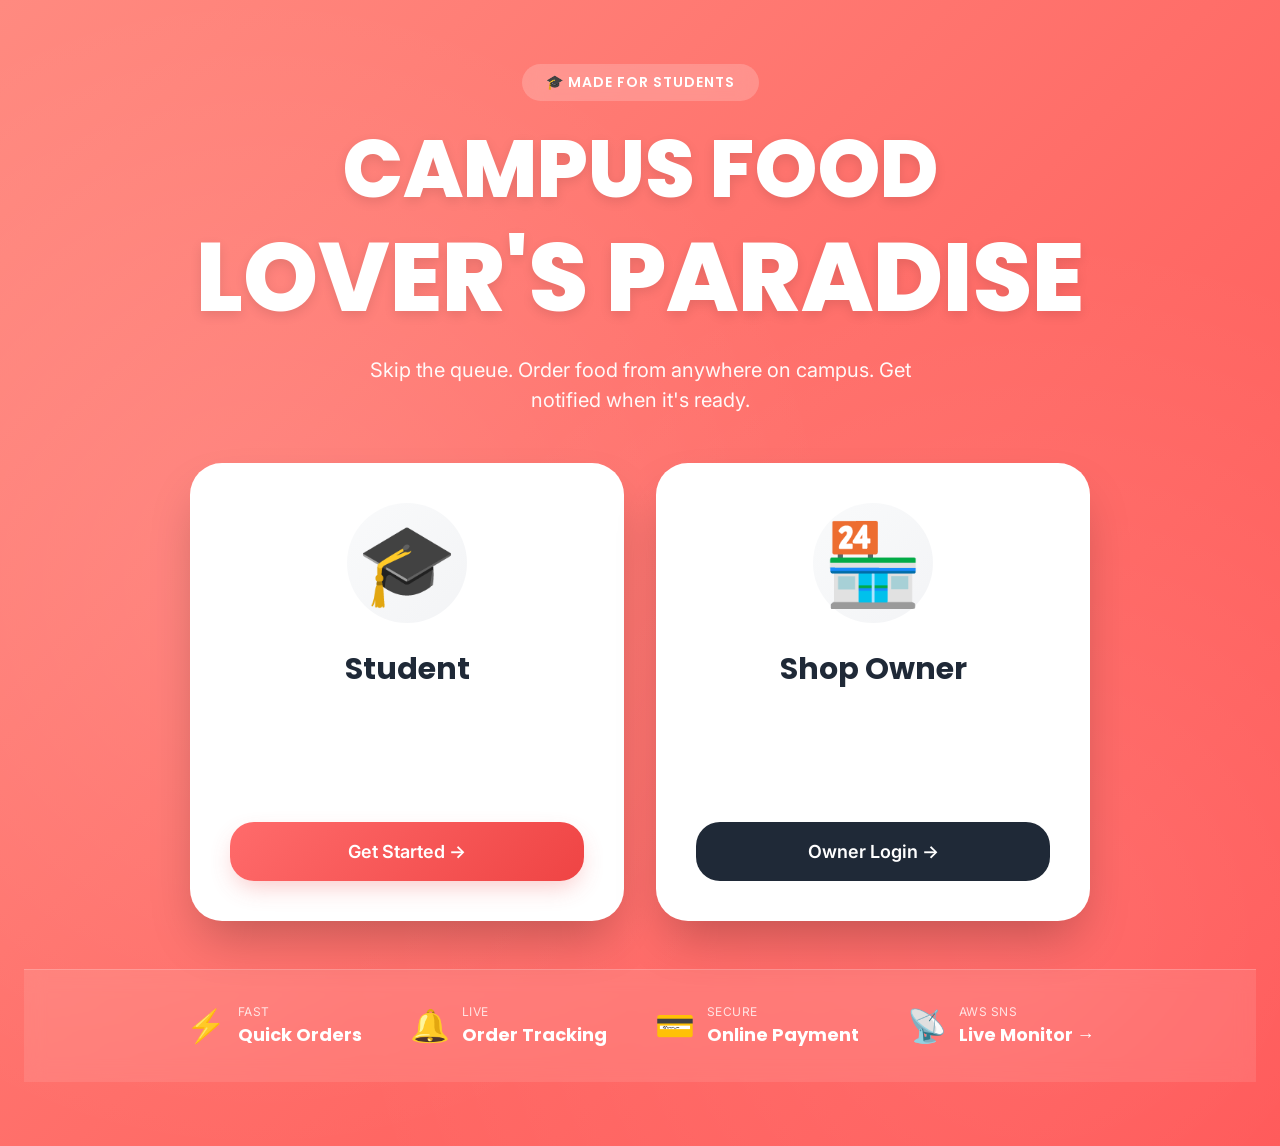
<file: index.html>
<!DOCTYPE html>
<html lang="en">

<head>
    <meta charset="UTF-8">
    <meta name="viewport" content="width=device-width, initial-scale=1.0">
    <title>CampusEats - Skip the Queue, Order Food Anywhere on Campus</title>
    <link rel="stylesheet" href="css/main.css">
    <style>
        body {
            margin: 0;
            overflow-x: hidden;
        }

        .hero {
            position: relative;
            min-height: 100vh;
            display: flex;
            flex-direction: column;
            justify-content: center;
            align-items: center;
            text-align: center;
            background: var(--gradient-hero);
            padding: var(--space-16) var(--space-6);
            overflow: hidden;
        }

        .hero::before {
            content: '';
            position: absolute;
            top: 0;
            left: 0;
            width: 100%;
            height: 100%;
            background-image:
                radial-gradient(circle at 20% 50%, rgba(255, 255, 255, 0.1) 0%, transparent 50%),
                radial-gradient(circle at 80% 80%, rgba(255, 255, 255, 0.1) 0%, transparent 50%);
            pointer-events: none;
        }

        .hero-content {
            position: relative;
            z-index: 2;
            max-width: 1000px;
            margin: 0 auto;
        }

        .hero-badge {
            display: inline-block;
            padding: var(--space-2) var(--space-6);
            background: rgba(255, 255, 255, 0.2);
            backdrop-filter: blur(10px);
            border-radius: var(--radius-full);
            color: var(--white);
            font-family: var(--font-heading);
            font-size: var(--text-sm);
            font-weight: var(--weight-semibold);
            text-transform: uppercase;
            letter-spacing: 1px;
            margin-bottom: var(--space-6);
            animation: fadeIn 0.6s ease-out;
        }

        .hero h1 {
            font-family: var(--font-heading);
            font-size: clamp(2.5rem, 8vw, 5rem);
            font-weight: var(--weight-extrabold);
            color: var(--white);
            margin-bottom: var(--space-6);
            line-height: 1.1;
            animation: fadeIn 0.8s ease-out 0.2s both;
            text-shadow: 0 4px 12px rgba(0, 0, 0, 0.1);
        }

        .hero h1 span {
            display: block;
            color: var(--white);
            font-size: clamp(3rem, 10vw, 6rem);
            margin-top: var(--space-3);
        }

        .hero p {
            font-size: var(--text-xl);
            color: rgba(255, 255, 255, 0.95);
            margin-bottom: var(--space-12);
            max-width: 600px;
            margin-left: auto;
            margin-right: auto;
            animation: fadeIn 0.8s ease-out 0.4s both;
        }

        .role-cards {
            display: grid;
            grid-template-columns: repeat(auto-fit, minmax(320px, 1fr));
            gap: var(--space-8);
            max-width: 900px;
            width: 100%;
            margin-top: var(--space-12);
            animation: fadeIn 1s ease-out 0.6s both;
        }

        .role-card {
            position: relative;
            background: var(--white);
            padding: var(--space-10);
            border-radius: var(--radius-2xl);
            text-decoration: none;
            color: inherit;
            display: flex;
            flex-direction: column;
            align-items: center;
            text-align: center;
            box-shadow: var(--shadow-xl);
            transition: all var(--transition-base);
            overflow: hidden;
        }

        .role-card::before {
            content: '';
            position: absolute;
            top: 0;
            left: 0;
            width: 100%;
            height: 6px;
            background: var(--gradient-primary);
            transform: scaleX(0);
            transform-origin: left;
            transition: transform var(--transition-base);
        }

        .role-card:hover::before {
            transform: scaleX(1);
        }

        .role-card:hover {
            transform: translateY(-12px);
            box-shadow: 0 30px 60px rgba(0, 0, 0, 0.15);
        }

        .role-icon {
            font-size: 5rem;
            margin-bottom: var(--space-6);
            display: flex;
            align-items: center;
            justify-content: center;
            width: 120px;
            height: 120px;
            background: var(--gradient-light);
            border-radius: var(--radius-full);
            transition: transform var(--transition-base);
        }

        .role-card:hover .role-icon {
            transform: scale(1.1) rotate(5deg);
        }

        .role-title {
            font-family: var(--font-heading);
            font-size: var(--text-3xl);
            font-weight: var(--weight-bold);
            color: var(--black);
            margin-bottom: var(--space-3);
        }

        .role-description {
            font-size: var(--text-base);
            color: var(--medium-gray);
            margin-bottom: var(--space-8);
            line-height: var(--leading-relaxed);
        }

        .role-card .btn {
            width: 100%;
            margin-top: auto;
        }

        .features-grid {
            width: 100%;
            padding: var(--space-8) var(--space-6);
            background: rgba(255, 255, 255, 0.1);
            backdrop-filter: blur(10px);
            border-top: 1px solid rgba(255, 255, 255, 0.2);
            margin-top: var(--space-12);
            /* Add spacing from content */
        }

        .features {
            display: flex;
            justify-content: center;
            gap: var(--space-12);
            flex-wrap: wrap;
            max-width: 1000px;
            margin: 0 auto;
        }

        .feature {
            display: flex;
            align-items: center;
            gap: var(--space-3);
            color: var(--white);
        }

        .feature-icon {
            font-size: 2rem;
        }

        .feature-text {
            text-align: left;
        }

        .feature-label {
            font-size: var(--text-xs);
            opacity: 0.8;
            text-transform: uppercase;
            letter-spacing: 0.5px;
        }

        .feature-value {
            font-family: var(--font-heading);
            font-size: var(--text-lg);
            font-weight: var(--weight-bold);
        }

        @keyframes fadeIn {
            from {
                opacity: 0;
                transform: translateY(20px);
            }

            to {
                opacity: 1;
                transform: translateY(0);
            }
        }

        @media (max-width: 768px) {
            .hero {
                min-height: 90vh;
                padding: var(--space-8) var(--space-4);
            }

            .hero h1 {
                font-size: 2rem;
            }

            .hero h1 span {
                font-size: 2.5rem;
            }

            .role-cards {
                grid-template-columns: 1fr;
                gap: var(--space-6);
            }

            .features {
                flex-direction: column;
                gap: var(--space-6);
            }
        }
    </style>
</head>

<body>

    <div class="hero">
        <div class="hero-content">
            <div class="hero-badge">🎓 Made for Students</div>

            <h1>
                CAMPUS FOOD
                <span>LOVER'S PARADISE</span>
            </h1>

            <p>Skip the queue. Order food from anywhere on campus. Get notified when it's ready.</p>

            <div class="role-cards">
                <a href="student/login.html" class="role-card">
                    <div class="role-icon">🎓</div>
                    <div class="role-title">Student</div>
                    <p class="role-description">Order food, track status in real-time, and pay online securely.</p>
                    <div class="btn btn-primary btn-large">Get Started →</div>
                </a>

                <a href="admin/admin-login.html" class="role-card">
                    <div class="role-icon">🏪</div>
                    <div class="role-title">Shop Owner</div>
                    <p class="role-description">Manage orders, update inventory, and track your earnings effortlessly.
                    </p>
                    <div class="btn btn-secondary btn-large">Owner Login →</div>
                </a>
            </div>
        </div>

        <div class="features-grid">
            <div class="features">
                <div class="feature">
                    <div class="feature-icon">⚡</div>
                    <div class="feature-text">
                        <div class="feature-label">Fast</div>
                        <div class="feature-value">Quick Orders</div>
                    </div>
                </div>
                <div class="feature">
                    <div class="feature-icon">🔔</div>
                    <div class="feature-text">
                        <div class="feature-label">Live</div>
                        <div class="feature-value">Order Tracking</div>
                    </div>
                </div>
                <div class="feature">
                    <div class="feature-icon">💳</div>
                    <div class="feature-text">
                        <div class="feature-label">Secure</div>
                        <div class="feature-value">Online Payment</div>
                    </div>
                </div>
                <a href="aws-monitor.html" class="feature" style="text-decoration: none;">
                    <div class="feature-icon">📡</div>
                    <div class="feature-text">
                        <div class="feature-label">AWS SNS</div>
                        <div class="feature-value">Live Monitor →</div>
                    </div>
                </a>
            </div>
        </div>
    </div>

    <!-- Init Data -->
    <script src="js/data.js"></script>
</body>

</html>
</file>
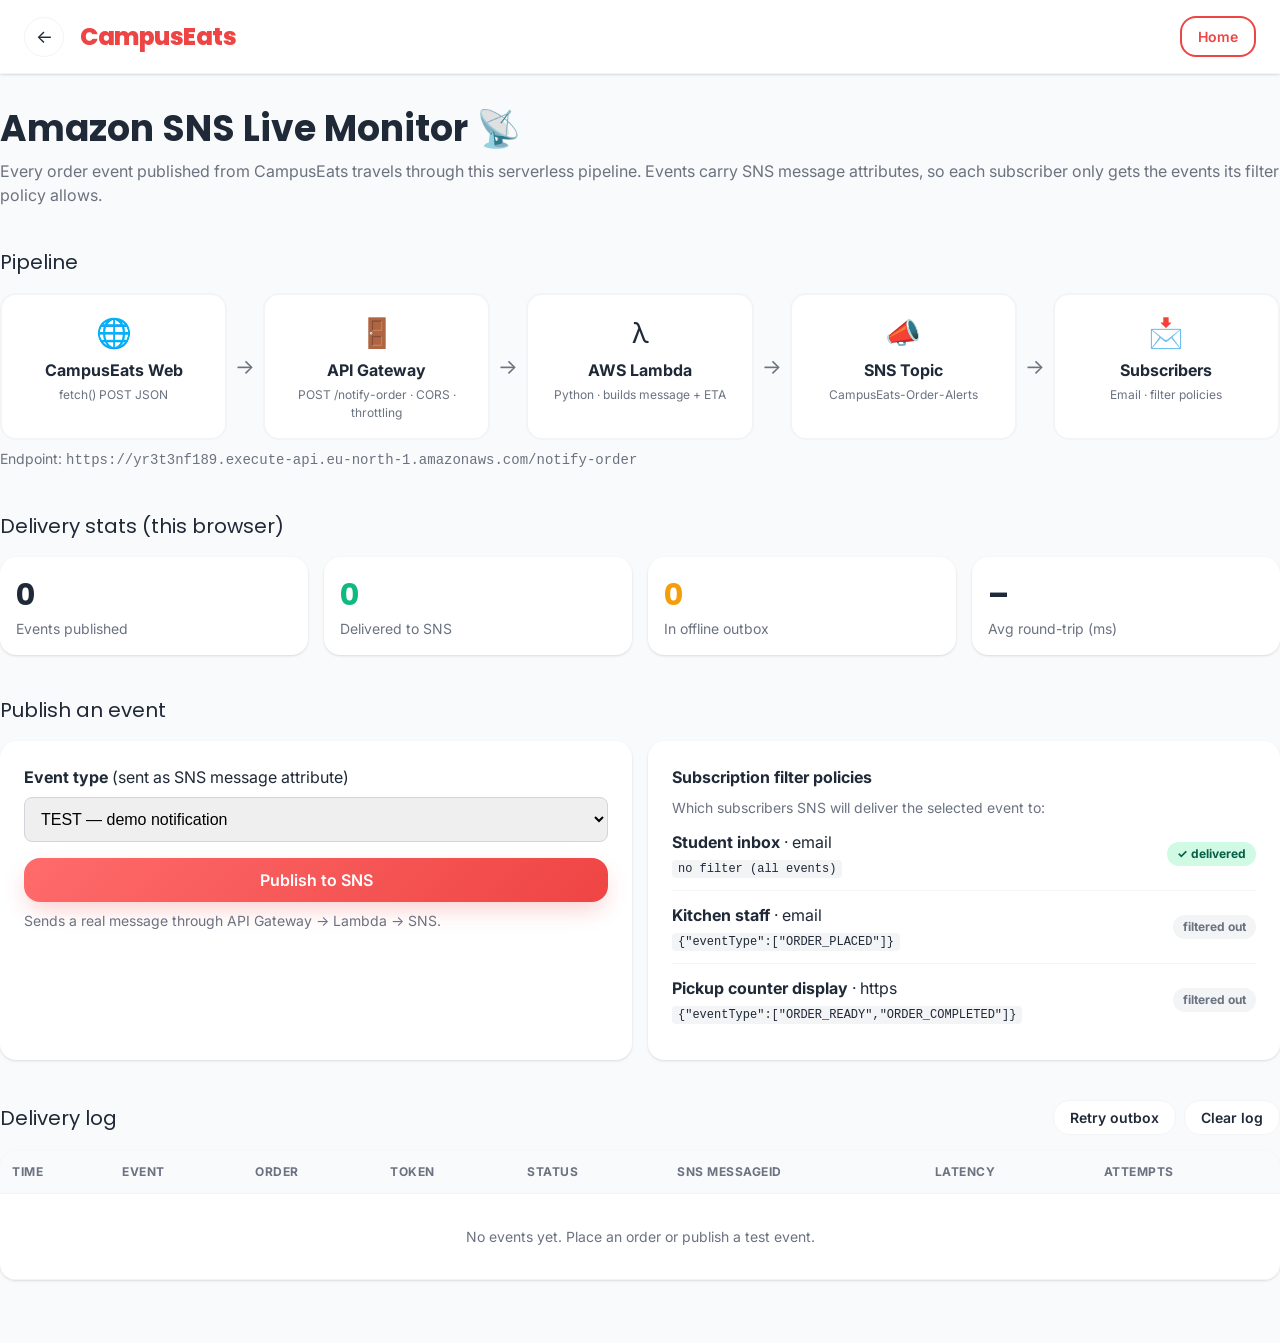
<file: aws-monitor.html>
<!DOCTYPE html>
<html lang="en">

<head>
    <meta charset="UTF-8">
    <meta name="viewport" content="width=device-width, initial-scale=1.0">
    <title>SNS Live Monitor - CampusEats</title>
    <link rel="stylesheet" href="css/main.css">
    <style>
        .monitor { padding: var(--space-8) 0 var(--space-16); }
        .monitor h2 { margin-bottom: var(--space-2); }
        .section-title { margin: var(--space-10) 0 var(--space-4); font-family: var(--font-heading); font-size: var(--text-xl); }

        /* Pipeline */
        .pipeline { display: flex; align-items: stretch; gap: var(--space-2); flex-wrap: wrap; }
        .stage {
            flex: 1 1 140px; background: var(--white); border: 2px solid var(--light-gray);
            border-radius: var(--radius-lg); padding: var(--space-4); text-align: center;
            transition: border-color .25s, box-shadow .25s, transform .25s;
        }
        .stage .icon { font-size: 1.8rem; }
        .stage .name { font-weight: var(--weight-bold); margin-top: var(--space-1); }
        .stage .desc { font-size: var(--text-xs); color: var(--medium-gray); margin-top: var(--space-1); }
        .stage.active { border-color: #FF9900; box-shadow: 0 0 0 4px rgba(255, 153, 0, .2); transform: translateY(-3px); }
        .stage.done { border-color: var(--success); }
        .stage.fail { border-color: var(--error); }
        .arrow { align-self: center; color: var(--medium-gray); font-size: 1.3rem; }
        @media (max-width: 768px) { .arrow { display: none; } .stage { flex-basis: calc(50% - var(--space-2)); } }

        /* Stats */
        .stats { display: grid; grid-template-columns: repeat(auto-fit, minmax(150px, 1fr)); gap: var(--space-4); }
        .stat { background: var(--white); border-radius: var(--radius-lg); padding: var(--space-4); box-shadow: var(--shadow-sm); }
        .stat .value { font-family: var(--font-heading); font-size: var(--text-3xl); font-weight: var(--weight-bold); }
        .stat .label { font-size: var(--text-sm); color: var(--medium-gray); }

        /* Publish panel */
        .publish { display: grid; grid-template-columns: repeat(auto-fit, minmax(260px, 1fr)); gap: var(--space-4); }
        .panel { background: var(--white); border-radius: var(--radius-lg); padding: var(--space-6); box-shadow: var(--shadow-sm); }
        .panel select { width: 100%; padding: var(--space-3); border-radius: var(--radius-base); border: 1px solid #D1D5DB; margin: var(--space-2) 0 var(--space-4); font-size: var(--text-base); }
        .sub { display: flex; justify-content: space-between; align-items: center; gap: var(--space-3); padding: var(--space-3) 0; border-bottom: 1px solid var(--light-gray); }
        .sub:last-child { border-bottom: none; }
        .sub code { font-size: var(--text-xs); background: var(--light-gray); padding: 2px 6px; border-radius: 4px; }
        .match { font-size: var(--text-xs); font-weight: var(--weight-bold); padding: 3px 10px; border-radius: var(--radius-full); white-space: nowrap; }
        .match.yes { background: var(--success-light); color: #065F46; }
        .match.no { background: var(--light-gray); color: var(--medium-gray); }

        /* Log */
        .table-wrap { overflow-x: auto; background: var(--white); border-radius: var(--radius-lg); box-shadow: var(--shadow-sm); }
        table { width: 100%; border-collapse: collapse; font-size: var(--text-sm); }
        th, td { padding: var(--space-3); text-align: left; border-bottom: 1px solid var(--light-gray); white-space: nowrap; }
        th { background: var(--lighter-gray); font-size: var(--text-xs); text-transform: uppercase; letter-spacing: .5px; color: var(--medium-gray); }
        td.mono { font-family: monospace; font-size: var(--text-xs); }
        .pill { font-size: var(--text-xs); font-weight: var(--weight-bold); padding: 3px 10px; border-radius: var(--radius-full); }
        .pill.DELIVERED { background: var(--success-light); color: #065F46; }
        .pill.QUEUED, .pill.RETRYING { background: var(--warning-light); color: #92400E; }
        .pill.PUBLISHING, .pill.PENDING { background: var(--info-light); color: #1E40AF; }
        .pill.NOT_CONFIGURED { background: var(--error-light); color: #991B1B; }
        .empty { padding: var(--space-8); text-align: center; color: var(--medium-gray); }
        .note { font-size: var(--text-sm); color: var(--medium-gray); margin-top: var(--space-2); }
    </style>
</head>

<body>
    <header class="header">
        <div class="container navbar">
            <div style="display: flex; align-items: center;">
                <a href="#" onclick="history.back()" class="btn-back">←</a>
                <div class="logo">CampusEats</div>
            </div>
            <div class="nav-links">
                <a href="index.html" class="btn btn-outline btn-small">Home</a>
            </div>
        </div>
    </header>

    <main class="container monitor">
        <h2>Amazon SNS Live Monitor 📡</h2>
        <p class="text-muted">Every order event published from CampusEats travels through this serverless pipeline. Events carry SNS message attributes, so each subscriber only gets the events its filter policy allows.</p>

        <div class="section-title">Pipeline</div>
        <div class="pipeline" id="pipeline">
            <div class="stage" data-stage="0"><div class="icon">🌐</div><div class="name">CampusEats Web</div><div class="desc">fetch() POST JSON</div></div>
            <div class="arrow">→</div>
            <div class="stage" data-stage="1"><div class="icon">🚪</div><div class="name">API Gateway</div><div class="desc">POST /notify-order · CORS · throttling</div></div>
            <div class="arrow">→</div>
            <div class="stage" data-stage="2"><div class="icon">λ</div><div class="name">AWS Lambda</div><div class="desc">Python · builds message + ETA</div></div>
            <div class="arrow">→</div>
            <div class="stage" data-stage="3"><div class="icon">📣</div><div class="name">SNS Topic</div><div class="desc">CampusEats-Order-Alerts</div></div>
            <div class="arrow">→</div>
            <div class="stage" data-stage="4"><div class="icon">📩</div><div class="name">Subscribers</div><div class="desc">Email · filter policies</div></div>
        </div>
        <p class="note">Endpoint: <code id="endpoint"></code></p>

        <div class="section-title">Delivery stats (this browser)</div>
        <div class="stats">
            <div class="stat"><div class="value" id="statTotal">0</div><div class="label">Events published</div></div>
            <div class="stat"><div class="value" id="statDelivered" style="color: var(--success);">0</div><div class="label">Delivered to SNS</div></div>
            <div class="stat"><div class="value" id="statQueued" style="color: var(--warning);">0</div><div class="label">In offline outbox</div></div>
            <div class="stat"><div class="value" id="statLatency">–</div><div class="label">Avg round-trip (ms)</div></div>
        </div>

        <div class="section-title">Publish an event</div>
        <div class="publish">
            <div class="panel">
                <label for="eventType"><strong>Event type</strong> (sent as SNS message attribute)</label>
                <select id="eventType">
                    <option value="TEST">TEST — demo notification</option>
                    <option value="ORDER_PLACED">ORDER_PLACED — new order + smart ETA</option>
                    <option value="ORDER_READY">ORDER_READY — token ready for pickup</option>
                    <option value="ORDER_COMPLETED">ORDER_COMPLETED — order collected</option>
                </select>
                <button class="btn btn-primary" id="publishBtn" style="width: 100%;">Publish to SNS</button>
                <p class="note" id="publishResult">Sends a real message through API Gateway → Lambda → SNS.</p>
            </div>
            <div class="panel">
                <strong>Subscription filter policies</strong>
                <p class="note">Which subscribers SNS will deliver the selected event to:</p>
                <div id="subscribers"></div>
            </div>
        </div>

        <div class="section-title" style="display: flex; justify-content: space-between; align-items: center; gap: var(--space-3); flex-wrap: wrap;">
            <span>Delivery log</span>
            <span style="display: flex; gap: var(--space-2);">
                <button class="btn btn-light btn-small" id="retryBtn">Retry outbox</button>
                <button class="btn btn-light btn-small" id="clearBtn">Clear log</button>
            </span>
        </div>
        <div class="table-wrap">
            <table>
                <thead>
                    <tr><th>Time</th><th>Event</th><th>Order</th><th>Token</th><th>Status</th><th>SNS MessageId</th><th>Latency</th><th>Attempts</th></tr>
                </thead>
                <tbody id="logBody"></tbody>
            </table>
        </div>
    </main>

    <script src="js/aws-config.js"></script>
    <script src="js/aws-notify.js"></script>
    <script>
        // First two mirror the subscriptions in aws/template.yaml; the HTTPS one shows how a counter display could subscribe
        const SUBSCRIBERS = [
            { name: 'Student inbox', protocol: 'email', policy: null },
            { name: 'Kitchen staff', protocol: 'email', policy: { eventType: ['ORDER_PLACED'] } },
            { name: 'Pickup counter display', protocol: 'https', policy: { eventType: ['ORDER_READY', 'ORDER_COMPLETED'] } }
        ];

        const $ = (id) => document.getElementById(id);
        $('endpoint').textContent = window.AWS_SNS_ENDPOINT || 'not configured';

        function renderSubscribers() {
            const eventType = $('eventType').value;
            $('subscribers').innerHTML = SUBSCRIBERS.map(s => {
                const matches = !s.policy || s.policy.eventType.includes(eventType);
                const policy = s.policy ? JSON.stringify(s.policy) : 'no filter (all events)';
                return `<div class="sub">
                    <div><div><strong>${s.name}</strong> · ${s.protocol}</div><code>${policy}</code></div>
                    <span class="match ${matches ? 'yes' : 'no'}">${matches ? '✓ delivered' : 'filtered out'}</span>
                </div>`;
            }).join('');
        }

        function renderLog() {
            const log = AwsNotify.getLog();
            const delivered = log.filter(l => l.status === 'DELIVERED');
            $('statTotal').textContent = log.length;
            $('statDelivered').textContent = delivered.length;
            $('statQueued').textContent = AwsNotify.getOutbox().length;
            $('statLatency').textContent = delivered.length
                ? Math.round(delivered.reduce((s, l) => s + (l.latencyMs || 0), 0) / delivered.length)
                : '–';

            $('logBody').innerHTML = log.length ? log.map(l => `
                <tr>
                    <td>${new Date(l.createdAt).toLocaleTimeString()}</td>
                    <td><strong>${l.eventType}</strong></td>
                    <td>${l.orderId}</td>
                    <td>${l.token}</td>
                    <td><span class="pill ${l.status}">${l.status}</span></td>
                    <td class="mono">${l.messageId || (l.error ? '⚠ ' + l.error : '–')}</td>
                    <td>${l.latencyMs != null ? l.latencyMs + ' ms' : '–'}</td>
                    <td>${l.attempts || 0}</td>
                </tr>`).join('')
                : '<tr><td colspan="8" class="empty">No events yet. Place an order or publish a test event.</td></tr>';
        }

        async function animatePipeline(promise) {
            const stages = [...document.querySelectorAll('.stage')];
            stages.forEach(s => s.classList.remove('active', 'done', 'fail'));
            let i = 0;
            const timer = setInterval(() => {
                if (i > 0) stages[i - 1].classList.replace('active', 'done');
                if (i < stages.length - 1) stages[i++].classList.add('active');
            }, 180);
            const result = await promise;
            clearInterval(timer);
            stages.forEach(s => { s.classList.remove('active'); s.classList.add(result.ok ? 'done' : 'fail'); });
            return result;
        }

        $('publishBtn').addEventListener('click', async () => {
            const btn = $('publishBtn');
            const eventType = $('eventType').value;
            btn.disabled = true;
            btn.textContent = 'Publishing…';
            const demoOrder = 'ORD-' + Date.now().toString().slice(-6);
            const result = await animatePipeline(AwsNotify.publish(eventType, {
                orderId: demoOrder,
                regNo: 'DEMO-STUDENT',
                total: 120,
                shopName: 'Gazebo Juice Bar',
                token: 'GA-' + Math.floor(100 + Math.random() * 900),
                tokens: [{ shopName: 'Gazebo Juice Bar', token: 'GA-101', items: [{ name: 'Mango Shake', qty: 2 }] }]
            }));
            $('publishResult').innerHTML = result.ok
                ? `✅ Published in ${result.latencyMs} ms · MessageId <code>${result.messageId}</code>${result.etaMinutes ? ` · ETA ${result.etaMinutes} min` : ''}`
                : `⚠️ Failed (${result.error}) — event kept in outbox for retry`;
            btn.disabled = false;
            btn.textContent = 'Publish to SNS';
        });

        $('eventType').addEventListener('change', renderSubscribers);
        $('retryBtn').addEventListener('click', () => AwsNotify.flushOutbox());
        $('clearBtn').addEventListener('click', () => AwsNotify.clearLog());
        window.addEventListener('sns-log-updated', renderLog);
        window.addEventListener('storage', renderLog);

        renderSubscribers();
        renderLog();
    </script>
</body>

</html>
</file>
<file: css/main.css>
/**
 * CampusEats - Main Stylesheet
 * Modern, premium design system
 */

/* Import Design System */
@import url('design-system.css');

/* ===== GLOBAL RESET ===== */
* {
    margin: 0;
    padding: 0;
    box-sizing: border-box;
}

html {
    scroll-behavior: smooth;
}

body {
    background-color: var(--lighter-gray);
    color: var(--black);
    font-family: var(--font-body);
    font-size: var(--text-base);
    line-height: var(--leading-normal);
    -webkit-font-smoothing: antialiased;
    -moz-osx-font-smoothing: grayscale;
}

h1,
h2,
h3,
h4,
h5,
h6 {
    font-family: var(--font-heading);
    font-weight: var(--weight-bold);
    line-height: var(--leading-tight);
    color: var(--black);
}

h1 {
    font-size: var(--text-5xl);
}

h2 {
    font-size: var(--text-4xl);
}

h3 {
    font-size: var(--text-3xl);
}

h4 {
    font-size: var(--text-2xl);
}

h5 {
    font-size: var(--text-xl);
}

h6 {
    font-size: var(--text-lg);
}

a {
    text-decoration: none;
    color: inherit;
    transition: color var(--transition-base);
}

img {
    max-width: 100%;
    height: auto;
    display: block;
}

/* ===== LAYOUT ===== */
.container {
    max-width: 1280px;
    margin: 0 auto;
    padding: 0 var(--space-6);
}

.container-narrow {
    max-width: 900px;
    margin: 0 auto;
    padding: 0 var(--space-6);
}

.section {
    padding: var(--space-16) 0;
}

/* ===== HEADER & NAVIGATION ===== */
.header {
    background-color: var(--white);
    padding: var(--space-4) 0;
    box-shadow: var(--shadow-sm);
    position: sticky;
    top: 0;
    z-index: var(--z-sticky);
    border-bottom: 1px solid var(--light-gray);
}

.navbar {
    display: flex;
    justify-content: space-between;
    align-items: center;
    gap: var(--space-4);
}

.logo {
    font-family: var(--font-heading);
    font-size: var(--text-2xl);
    font-weight: var(--weight-extrabold);
    color: var(--primary-red);
    letter-spacing: -0.5px;
}

.nav-links {
    display: flex;
    align-items: center;
    gap: var(--space-3);
}

/* ===== BUTTONS ===== */
.btn {
    display: inline-flex;
    align-items: center;
    justify-content: center;
    gap: var(--space-2);
    padding: var(--space-3) var(--space-6);
    font-family: var(--font-body);
    font-size: var(--text-base);
    font-weight: var(--weight-semibold);
    border: none;
    border-radius: var(--radius-lg);
    cursor: pointer;
    transition: all var(--transition-base);
    text-align: center;
    white-space: nowrap;
}

.btn-primary {
    background: var(--gradient-primary);
    color: var(--white);
    box-shadow: var(--shadow-red);
}

.btn-primary:hover {
    transform: translateY(-2px);
    box-shadow: var(--shadow-lg);
}

.btn-secondary {
    background-color: var(--black);
    color: var(--white);
}

.btn-secondary:hover {
    background-color: var(--dark-gray);
    transform: translateY(-2px);
}

.btn-outline {
    background-color: transparent;
    border: 2px solid var(--primary-red);
    color: var(--primary-red);
}

.btn-outline:hover {
    background-color: var(--primary-red);
    color: var(--white);
}

.btn-light {
    background-color: var(--white);
    color: var(--black);
    border: 1px solid var(--light-gray);
}

.btn-light:hover {
    background-color: var(--light-gray);
}

.btn-large {
    padding: var(--space-4) var(--space-8);
    font-size: var(--text-lg);
    border-radius: var(--radius-xl);
}

.btn-small {
    padding: var(--space-2) var(--space-4);
    font-size: var(--text-sm);
}

.btn:disabled {
    opacity: 0.5;
    cursor: not-allowed;
}

.btn-back {
    width: 40px;
    height: 40px;
    display: inline-flex;
    align-items: center;
    justify-content: center;
    border-radius: var(--radius-full);
    background: var(--white);
    color: var(--black);
    border: 1px solid var(--light-gray);
    font-size: var(--text-lg);
    cursor: pointer;
    transition: all var(--transition-base);
    text-decoration: none;
    margin-right: var(--space-4);
}

.btn-back:hover {
    background: var(--primary-red);
    color: var(--white);
    border-color: var(--primary-red);
    transform: translateX(-2px);
}

/* ===== PILL BUTTONS ===== */
.pill-button {
    display: inline-flex;
    align-items: center;
    gap: var(--space-2);
    padding: var(--space-2) var(--space-4);
    background-color: var(--white);
    color: var(--dark-gray);
    border: 1px solid var(--light-gray);
    border-radius: var(--radius-full);
    font-size: var(--text-sm);
    font-weight: var(--weight-medium);
    cursor: pointer;
    transition: all var(--transition-base);
}

.pill-button:hover {
    border-color: var(--primary-red);
    color: var(--primary-red);
}

.pill-button.active {
    background-color: var(--black);
    color: var(--white);
    border-color: var(--black);
}

/* ===== CARDS ===== */
.card {
    background: var(--white);
    border-radius: var(--radius-xl);
    box-shadow: var(--shadow-base);
    overflow: hidden;
    transition: all var(--transition-base);
}

.card:hover {
    box-shadow: var(--shadow-md);
}

.card-elevated {
    box-shadow: var(--shadow-lg);
}

.card-elevated:hover {
    transform: translateY(-4px);
    box-shadow: var(--shadow-xl);
}

.card-body {
    padding: var(--space-6);
}

.card-header {
    padding: var(--space-6);
    border-bottom: 1px solid var(--light-gray);
}

.card-footer {
    padding: var(--space-6);
    border-top: 1px solid var(--light-gray);
    background-color: var(--lighter-gray);
}

/* ===== FORMS & INPUTS ===== */
.form-group {
    margin-bottom: var(--space-6);
}

.form-label {
    display: block;
    margin-bottom: var(--space-2);
    font-size: var(--text-sm);
    font-weight: var(--weight-semibold);
    color: var(--dark-gray);
}

.input-modern,
.select-modern,
.textarea-modern {
    width: 100%;
    padding: var(--space-4);
    font-family: var(--font-body);
    font-size: var(--text-base);
    color: var(--black);
    background-color: var(--white);
    border: 2px solid var(--light-gray);
    border-radius: var(--radius-lg);
    transition: all var(--transition-base);
}

.input-modern:focus,
.select-modern:focus,
.textarea-modern:focus {
    outline: none;
    border-color: var(--primary-red);
    box-shadow: 0 0 0 3px rgba(239, 68, 68, 0.1);
}

.input-modern::placeholder {
    color: var(--medium-gray);
}

.textarea-modern {
    resize: vertical;
    min-height: 120px;
}

/* Input with Icon */
.input-wrapper {
    position: relative;
}

.input-icon {
    position: absolute;
    left: var(--space-4);
    top: 50%;
    transform: translateY(-50%);
    color: var(--medium-gray);
    font-size: var(--text-lg);
}

.input-with-icon {
    padding-left: var(--space-12);
}

/* ===== BADGES ===== */
.badge {
    display: inline-flex;
    align-items: center;
    justify-content: center;
    min-width: 20px;
    height: 20px;
    padding: 0 var(--space-2);
    background: var(--primary-red);
    color: var(--white);
    border-radius: var(--radius-full);
    font-size: var(--text-xs);
    font-weight: var(--weight-bold);
    line-height: 1;
}

.badge-success {
    background-color: var(--success);
}

.badge-warning {
    background-color: var(--warning);
}

.badge-info {
    background-color: var(--info);
}

.badge-large {
    min-width: 24px;
    height: 24px;
    font-size: var(--text-sm);
}

/* ===== STATUS INDICATORS ===== */
.status-badge {
    display: inline-block;
    padding: var(--space-2) var(--space-4);
    font-size: var(--text-sm);
    font-weight: var(--weight-semibold);
    border-radius: var(--radius-full);
}

.status-confirmed {
    background-color: var(--info-light);
    color: var(--info);
}

.status-preparing {
    background-color: var(--warning-light);
    color: var(--warning);
}

.status-ready {
    background-color: var(--success-light);
    color: var(--success);
}

.status-collected {
    background-color: var(--light-gray);
    color: var(--medium-gray);
}

/* ===== QUANTITY CONTROLS ===== */
.quantity-control {
    display: inline-flex;
    align-items: center;
    gap: var(--space-3);
    background-color: var(--light-gray);
    border-radius: var(--radius-full);
    padding: var(--space-1);
}

.quantity-btn {
    display: flex;
    align-items: center;
    justify-content: center;
    width: 32px;
    height: 32px;
    background-color: var(--white);
    border: none;
    border-radius: var(--radius-full);
    font-size: var(--text-lg);
    font-weight: var(--weight-bold);
    color: var(--black);
    cursor: pointer;
    transition: all var(--transition-base);
}

.quantity-btn:hover {
    background-color: var(--primary-red);
    color: var(--white);
    transform: scale(1.1);
}

.quantity-value {
    min-width: 32px;
    text-align: center;
    font-weight: var(--weight-semibold);
    font-size: var(--text-base);
}

/* ===== PRICE TAG ===== */
.price-tag {
    font-family: var(--font-heading);
    font-size: var(--text-2xl);
    font-weight: var(--weight-bold);
    color: var(--primary-red);
}

.price-tag-small {
    font-size: var(--text-lg);
}

.price-old {
    font-size: var(--text-base);
    color: var(--medium-gray);
    text-decoration: line-through;
    margin-right: var(--space-2);
}

/* ===== ALERTS ===== */
.alert {
    padding: var(--space-4);
    border-radius: var(--radius-lg);
    margin-bottom: var(--space-6);
    display: flex;
    align-items: center;
    gap: var(--space-3);
}

.alert-success {
    background-color: var(--success-light);
    color: var(--success);
    border: 1px solid var(--success);
}

.alert-warning {
    background-color: var(--warning-light);
    color: var(--warning);
    border: 1px solid var(--warning);
}

.alert-error {
    background-color: var(--error-light);
    color: var(--error);
    border: 1px solid var(--error);
}

.alert-info {
    background-color: var(--info-light);
    color: var(--info);
    border: 1px solid var(--info);
}

/* ===== DIVIDER ===== */
.divider {
    height: 1px;
    background-color: var(--light-gray);
    margin: var(--space-6) 0;
}

/* ===== UTILITY CLASSES ===== */
.hidden {
    display: none !important;
}

.text-center {
    text-align: center;
}

.text-right {
    text-align: right;
}

.text-muted {
    color: var(--medium-gray);
}

.flex {
    display: flex;
}

.flex-center {
    display: flex;
    align-items: center;
    justify-content: center;
}

.flex-between {
    display: flex;
    align-items: center;
    justify-content: space-between;
}

.gap-2 {
    gap: var(--space-2);
}

.gap-4 {
    gap: var(--space-4);
}

.gap-6 {
    gap: var(--space-6);
}

/* ===== LOADING STATE ===== */
.loading {
    display: flex;
    align-items: center;
    justify-content: center;
    min-height: 200px;
}

/* ===== RESPONSIVE ===== */
@media (max-width: 768px) {
    h1 {
        font-size: var(--text-4xl);
    }

    h2 {
        font-size: var(--text-3xl);
    }

    h3 {
        font-size: var(--text-2xl);
    }

    .container {
        padding: 0 var(--space-4);
    }

    .navbar {
        flex-wrap: wrap;
    }

    .btn-large {
        padding: var(--space-3) var(--space-6);
        font-size: var(--text-base);
    }
}
</file>
